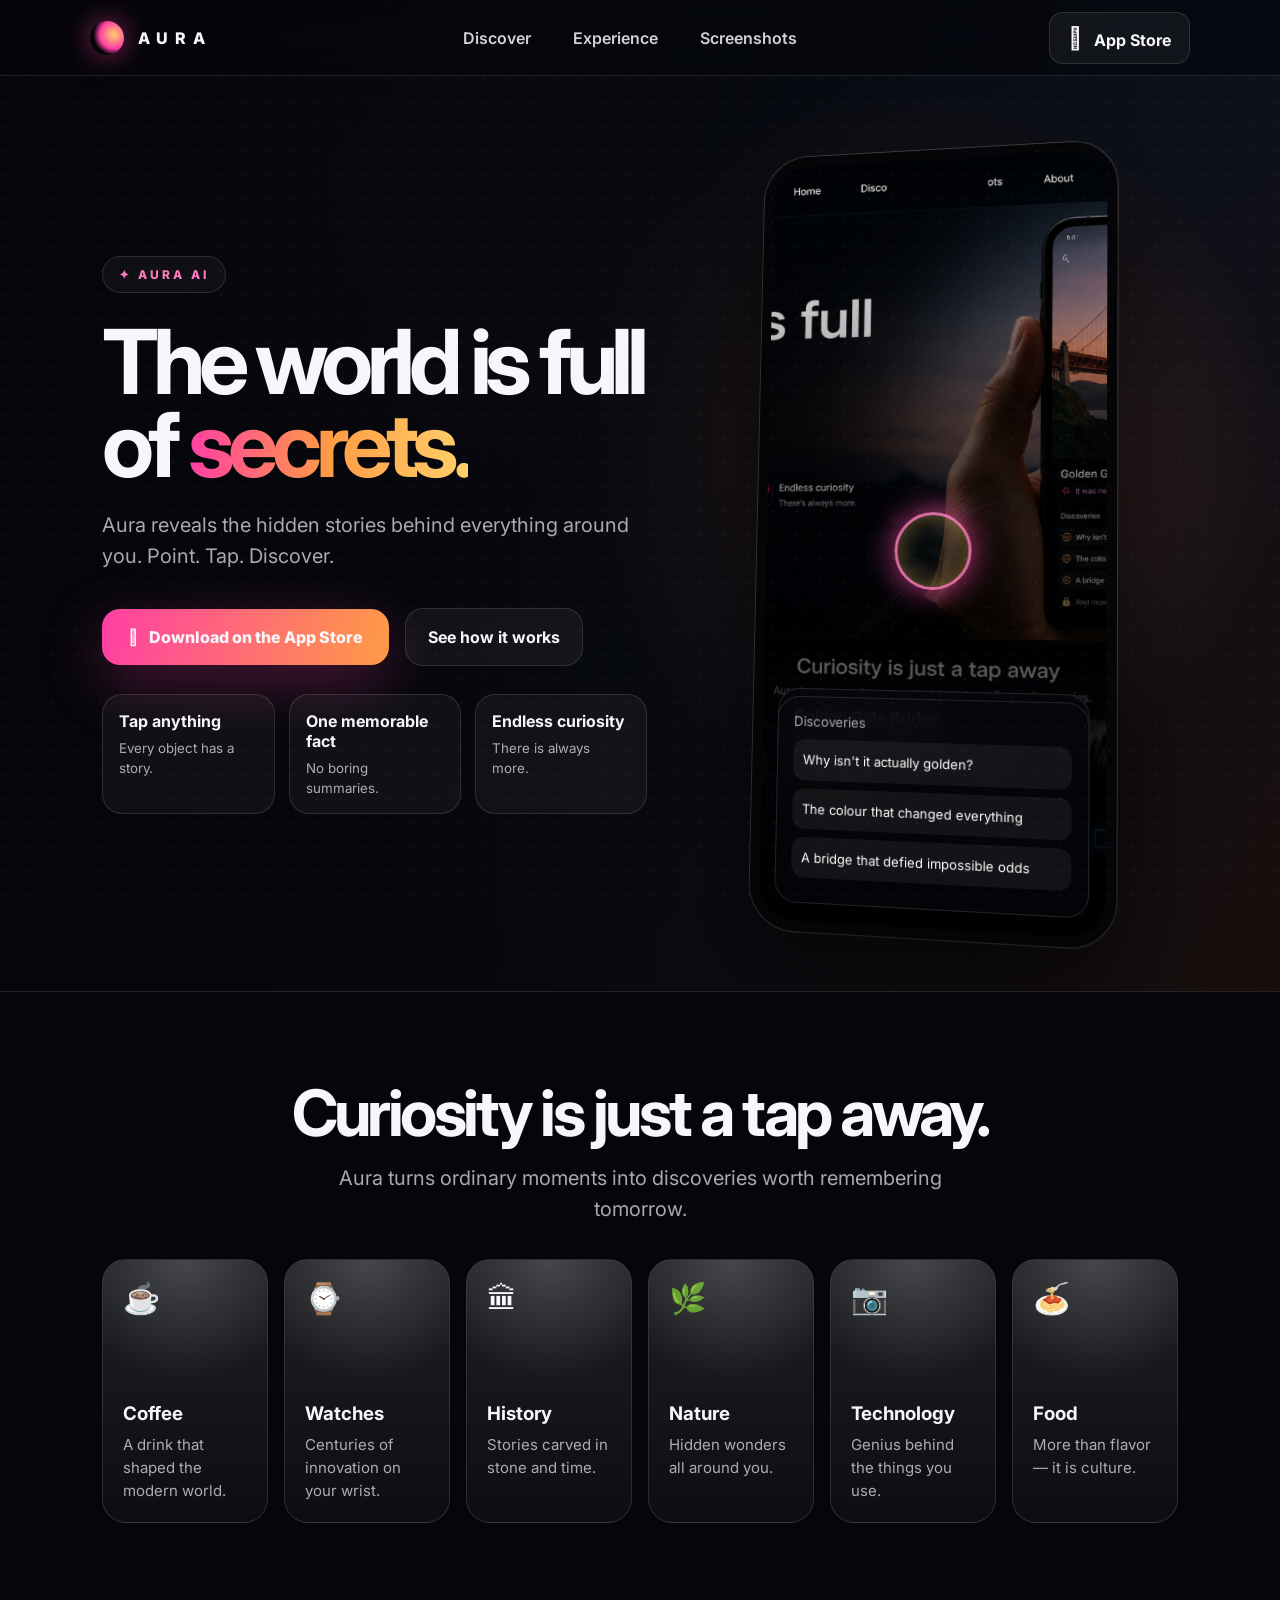
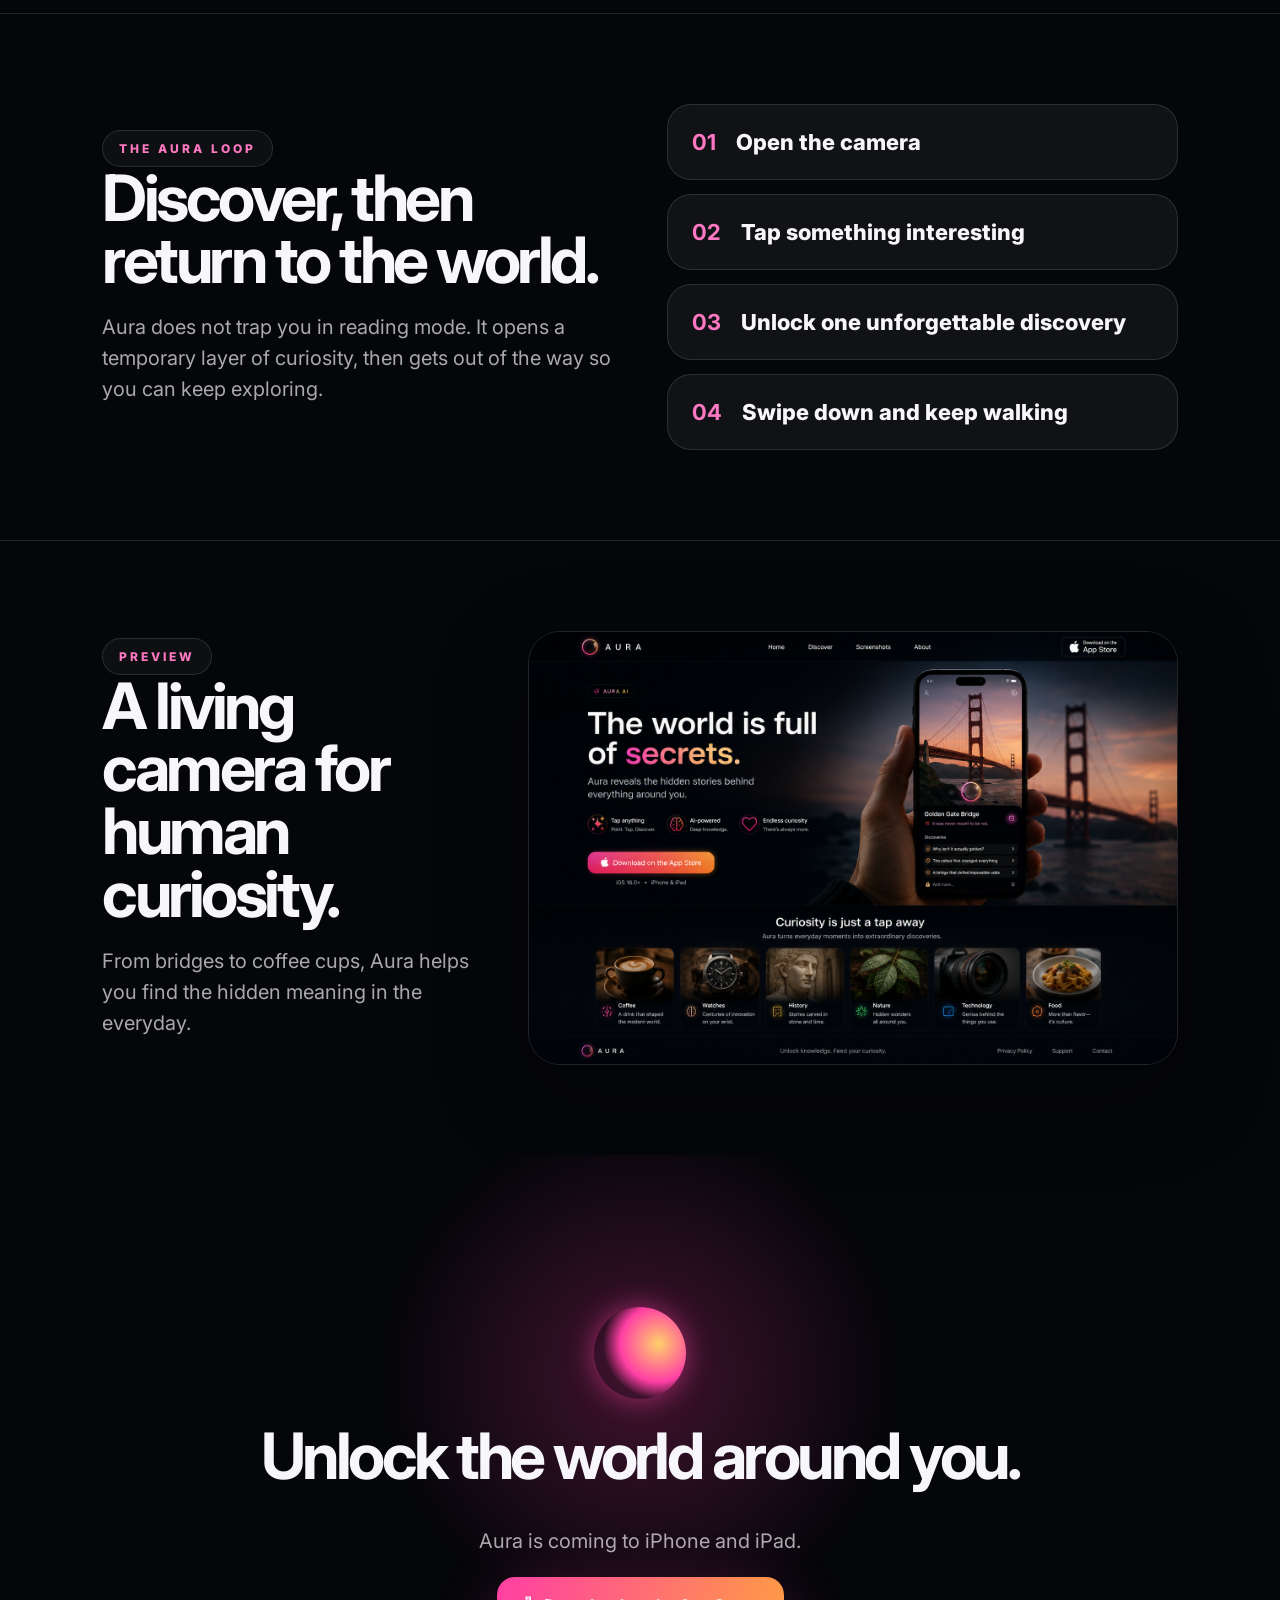
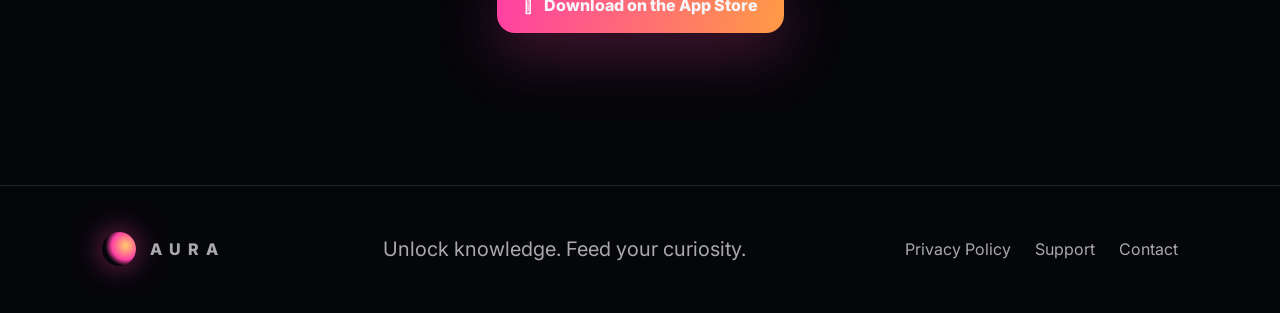
<file: index.html>
<!doctype html>
<html lang="en">
<head>
  <meta charset="utf-8" />
  <meta name="viewport" content="width=device-width, initial-scale=1" />
  <title>Aura — The world is full of secrets</title>
  <meta name="description" content="Aura reveals the hidden stories behind everything around you. Tap anything. Discover something unforgettable." />
  <meta name="theme-color" content="#05060a" />
  <link rel="preconnect" href="https://fonts.googleapis.com">
  <link rel="preconnect" href="https://fonts.gstatic.com" crossorigin>
  <link href="https://fonts.googleapis.com/css2?family=Inter:wght@400;500;600;700;800;900&display=swap" rel="stylesheet">
  <link rel="stylesheet" href="style.css" />
</head>
<body>
  <div class="noise"></div>
  <div class="cursor-ring" aria-hidden="true"></div>

  <header class="site-header">
    <a class="brand" href="#top" aria-label="Aura home">
      <span class="brand-orb"></span>
      <span>AURA</span>
    </a>
    <nav>
      <a href="#discover">Discover</a>
      <a href="#experience">Experience</a>
      <a href="#screenshots">Screenshots</a>
    </nav>
    <a class="store-pill" href="#download" aria-label="Download on the App Store">
      <span class="apple"></span>
      <span>App Store</span>
    </a>
  </header>

  <main id="top">
    <section class="hero">
      <div class="hero-bg"></div>
      <div class="hero-copy reveal">
        <div class="eyebrow">✦ Aura AI</div>
        <h1>The world is full of <span>secrets.</span></h1>
        <p>Aura reveals the hidden stories behind everything around you. Point. Tap. Discover.</p>
        <div class="hero-actions">
          <a class="primary-btn" href="#download"><span></span> Download on the App Store</a>
          <a class="secondary-btn" href="#experience">See how it works</a>
        </div>
        <div class="proof-row">
          <div><strong>Tap anything</strong><small>Every object has a story.</small></div>
          <div><strong>One memorable fact</strong><small>No boring summaries.</small></div>
          <div><strong>Endless curiosity</strong><small>There is always more.</small></div>
        </div>
      </div>

      <div class="phone-stage reveal delay-1">
        <div class="phone">
          <div class="phone-speaker"></div>
          <div class="camera-scene bridge">
            <div class="scan-ring"></div>
            <div class="mini-card">
              <strong>Golden Gate Bridge</strong>
              <span>It was never meant to be red.</span>
            </div>
            <div class="explorer-card">
              <small>Discoveries</small>
              <p>Why isn't it actually golden?</p>
              <p>The colour that changed everything</p>
              <p>A bridge that defied impossible odds</p>
            </div>
          </div>
        </div>
      </div>
    </section>

    <section id="discover" class="section intro reveal">
      <h2>Curiosity is just a tap away.</h2>
      <p>Aura turns ordinary moments into discoveries worth remembering tomorrow.</p>
      <div class="discovery-grid">
        <article class="discovery-card coffee"><span>☕</span><h3>Coffee</h3><p>A drink that shaped the modern world.</p></article>
        <article class="discovery-card watch"><span>⌚</span><h3>Watches</h3><p>Centuries of innovation on your wrist.</p></article>
        <article class="discovery-card history"><span>🏛</span><h3>History</h3><p>Stories carved in stone and time.</p></article>
        <article class="discovery-card nature"><span>🌿</span><h3>Nature</h3><p>Hidden wonders all around you.</p></article>
        <article class="discovery-card tech"><span>📷</span><h3>Technology</h3><p>Genius behind the things you use.</p></article>
        <article class="discovery-card food"><span>🍝</span><h3>Food</h3><p>More than flavor — it is culture.</p></article>
      </div>
    </section>

    <section id="experience" class="section split reveal">
      <div>
        <div class="eyebrow">The Aura loop</div>
        <h2>Discover, then return to the world.</h2>
        <p>Aura does not trap you in reading mode. It opens a temporary layer of curiosity, then gets out of the way so you can keep exploring.</p>
      </div>
      <div class="steps">
        <div><b>01</b><span>Open the camera</span></div>
        <div><b>02</b><span>Tap something interesting</span></div>
        <div><b>03</b><span>Unlock one unforgettable discovery</span></div>
        <div><b>04</b><span>Swipe down and keep walking</span></div>
      </div>
    </section>

    <section id="screenshots" class="section showcase reveal">
      <div class="showcase-copy">
        <div class="eyebrow">Preview</div>
        <h2>A living camera for human curiosity.</h2>
        <p>From bridges to coffee cups, Aura helps you find the hidden meaning in the everyday.</p>
      </div>
      <img src="assets/aura-website-concept.png" alt="Aura website and app concept showing curiosity discoveries" />
    </section>

    <section id="download" class="download reveal">
      <div class="big-orb"></div>
      <h2>Unlock the world around you.</h2>
      <p>Aura is coming to iPhone and iPad.</p>
      <a class="primary-btn" href="#"><span></span> Download on the App Store</a>
    </section>
  </main>

  <footer>
    <a class="brand" href="#top"><span class="brand-orb"></span><span>AURA</span></a>
    <p>Unlock knowledge. Feed your curiosity.</p>
    <div>
      <a href="privacy.html">Privacy Policy</a>
      <a href="support.html">Support</a>
      <a href="mailto:support@auraworld.app">Contact</a>
    </div>
  </footer>

  <script src="script.js"></script>
</body>
</html>
</file>
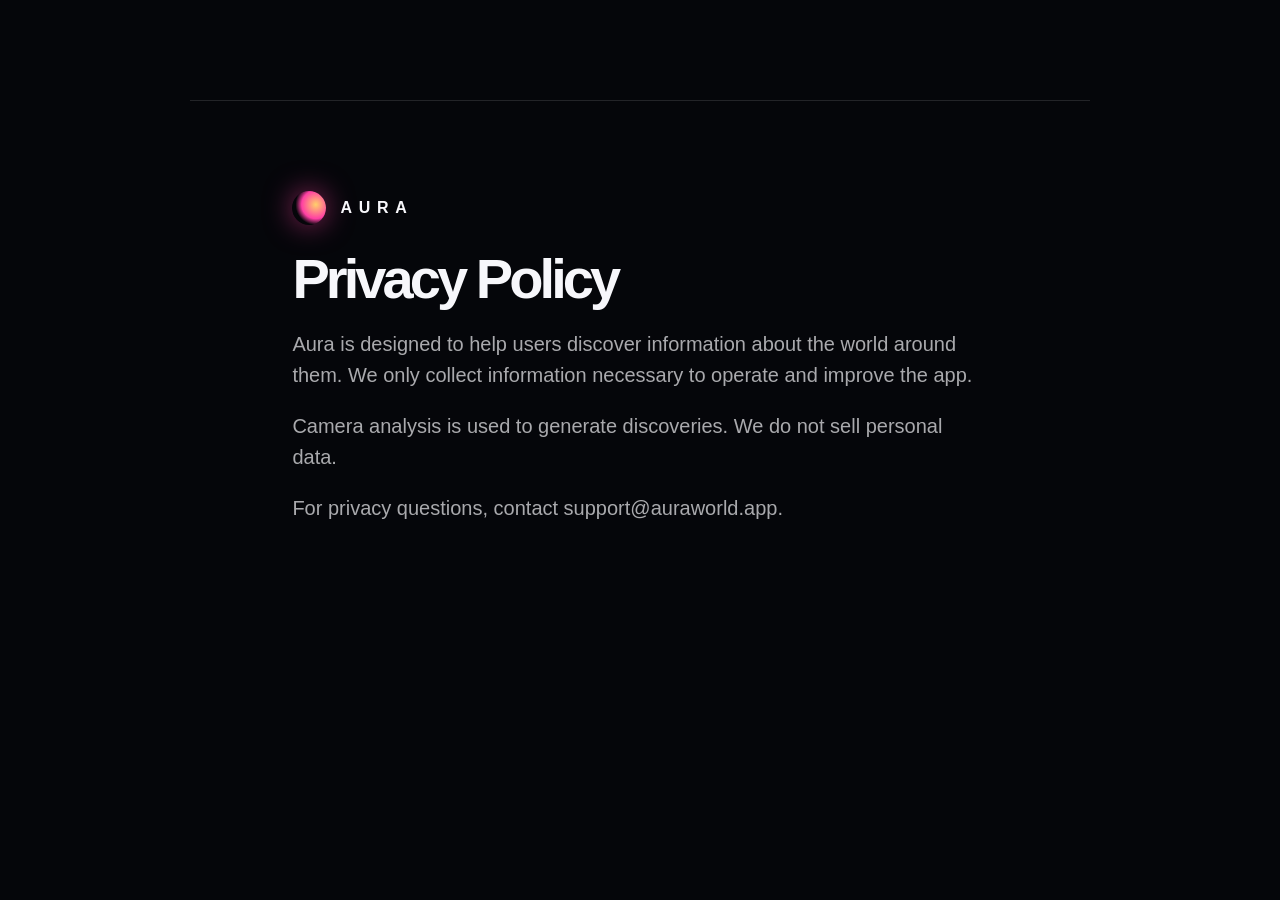
<file: privacy.html>
<!doctype html><html lang="en"><head><meta charset="utf-8"><meta name="viewport" content="width=device-width, initial-scale=1"><title>Privacy Policy — Aura</title><link rel="stylesheet" href="style.css"></head><body><main class="section" style="max-width:900px;margin:100px auto"><a class="brand" href="index.html"><span class="brand-orb"></span><span>AURA</span></a><h1 style="font-size:56px">Privacy Policy</h1><p>Aura is designed to help users discover information about the world around them. We only collect information necessary to operate and improve the app.</p><p>Camera analysis is used to generate discoveries. We do not sell personal data.</p><p>For privacy questions, contact support@auraworld.app.</p></main></body></html>
</file>
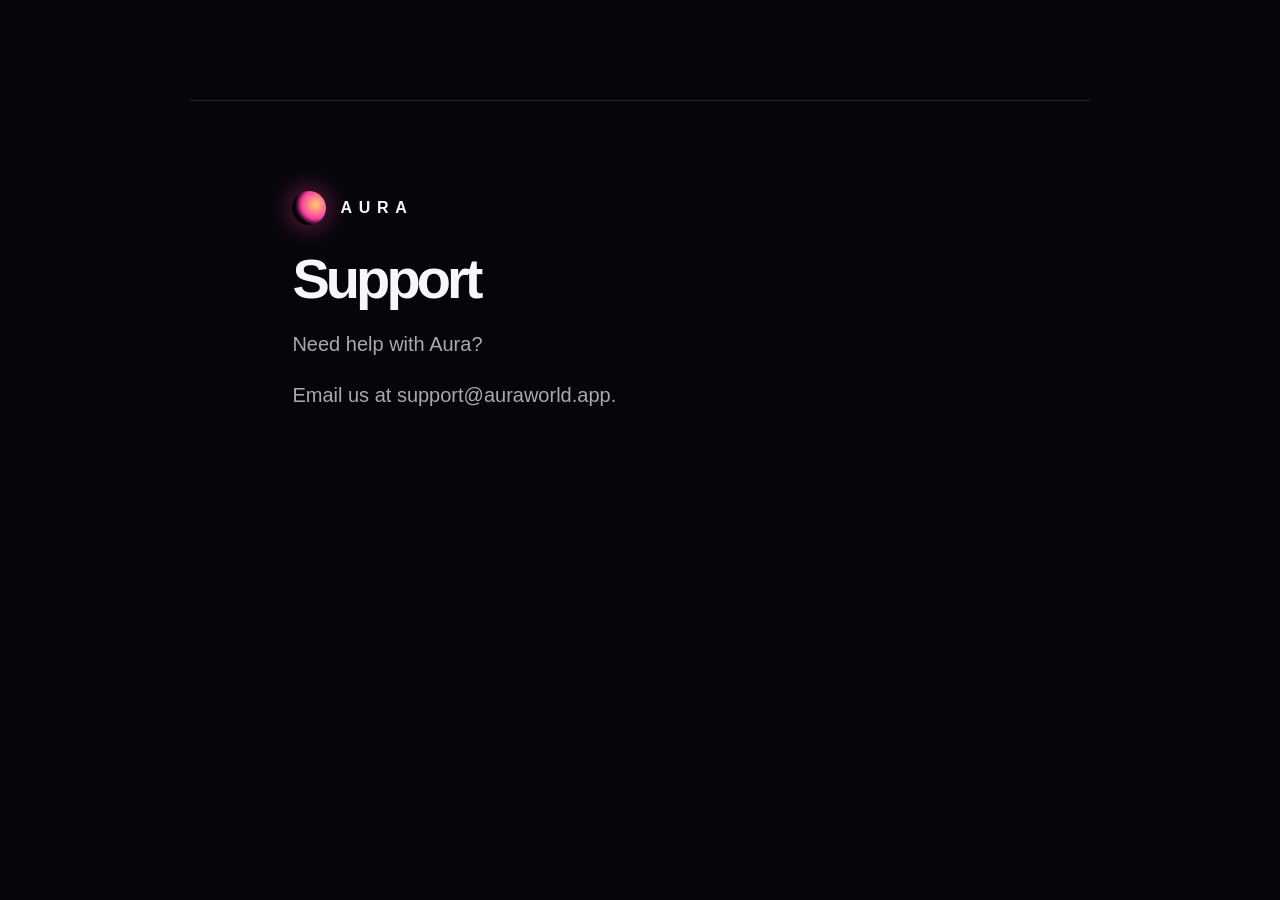
<file: support.html>
<!doctype html><html lang="en"><head><meta charset="utf-8"><meta name="viewport" content="width=device-width, initial-scale=1"><title>Support — Aura</title><link rel="stylesheet" href="style.css"></head><body><main class="section" style="max-width:900px;margin:100px auto"><a class="brand" href="index.html"><span class="brand-orb"></span><span>AURA</span></a><h1 style="font-size:56px">Support</h1><p>Need help with Aura?</p><p>Email us at <a href="mailto:support@auraworld.app">support@auraworld.app</a>.</p></main></body></html>
</file>
<file: style.css>
:root {
  --bg: #05060a;
  --panel: rgba(255,255,255,.07);
  --line: rgba(255,255,255,.12);
  --text: #f7f7fb;
  --muted: rgba(247,247,251,.68);
  --pink: #ff3fa4;
  --orange: #ff9b45;
  --gold: #ffd06a;
  --blue: #4db7ff;
}
* { box-sizing: border-box; }
html { scroll-behavior: smooth; }
body {
  margin: 0;
  font-family: Inter, -apple-system, BlinkMacSystemFont, "SF Pro Display", sans-serif;
  background: var(--bg);
  color: var(--text);
  overflow-x: hidden;
}
a { color: inherit; text-decoration: none; }
.noise {
  position: fixed; inset: 0; pointer-events: none; opacity: .05; z-index: 2;
  background-image: radial-gradient(circle at 20% 30%, white 0 1px, transparent 1px);
  background-size: 24px 24px;
}
.cursor-ring {
  position: fixed; width: 34px; height: 34px; border-radius: 50%; pointer-events: none; z-index: 40;
  border: 1px solid rgba(255, 90, 170, .7);
  box-shadow: 0 0 26px rgba(255, 63, 164, .45), inset 0 0 12px rgba(255, 208, 106, .35);
  transform: translate(-50%, -50%); opacity: 0; transition: opacity .25s ease, transform .12s ease;
}
.site-header {
  position: fixed; top: 0; left: 0; right: 0; z-index: 30;
  height: 76px; display: flex; align-items: center; justify-content: space-between;
  padding: 0 clamp(22px, 7vw, 92px);
  background: rgba(5, 6, 10, .55); backdrop-filter: blur(22px);
  border-bottom: 1px solid var(--line);
}
.brand { display: flex; align-items: center; gap: 14px; font-weight: 800; letter-spacing: .42em; }
.brand-orb, .big-orb {
  display: inline-block; border-radius: 50%;
  background: radial-gradient(circle at 70% 40%, var(--gold), var(--pink) 45%, transparent 65%);
  box-shadow: 0 0 28px rgba(255, 63, 164, .55);
}
.brand-orb { width: 34px; height: 34px; }
nav { display: flex; gap: 42px; color: rgba(255,255,255,.82); font-weight: 600; }
.store-pill { border: 1px solid var(--line); padding: 12px 18px; border-radius: 14px; background: rgba(255,255,255,.05); font-weight: 700; }
.apple { font-size: 22px; margin-right: 8px; }
.hero {
  min-height: 100vh; padding: 140px clamp(22px, 8vw, 110px) 60px;
  display: grid; grid-template-columns: 1fr .9fr; align-items: center; gap: 40px; position: relative; overflow: hidden;
}
.hero-bg {
  position: absolute; inset: 0; z-index: -1;
  background:
    linear-gradient(90deg, #05060a 0%, rgba(5,6,10,.9) 34%, rgba(5,6,10,.35) 100%),
    radial-gradient(circle at 72% 45%, rgba(255,126,71,.38), transparent 34%),
    radial-gradient(circle at 26% 18%, rgba(255,63,164,.22), transparent 30%),
    linear-gradient(135deg, #05060a, #111727 55%, #25130e);
}
.eyebrow { display: inline-flex; align-items: center; gap: 9px; padding: 10px 16px; border: 1px solid var(--line); border-radius: 999px; color: #ff78c2; text-transform: uppercase; letter-spacing: .25em; font-size: 12px; font-weight: 800; background: rgba(255,255,255,.04); }
h1 { font-size: clamp(54px, 7vw, 112px); line-height: .92; letter-spacing: -.07em; margin: 28px 0 24px; max-width: 780px; }
h1 span, h2 span { background: linear-gradient(90deg, var(--pink), var(--orange), var(--gold)); -webkit-background-clip: text; color: transparent; }
p { color: var(--muted); font-size: 20px; line-height: 1.55; }
.hero-copy > p { max-width: 560px; }
.hero-actions { display: flex; align-items: center; gap: 16px; margin: 36px 0 28px; flex-wrap: wrap; }
.primary-btn { display: inline-flex; align-items: center; justify-content: center; gap: 10px; padding: 18px 26px; border-radius: 18px; background: linear-gradient(100deg, var(--pink), var(--orange)); font-weight: 800; box-shadow: 0 18px 60px rgba(255, 63, 164, .28); }
.secondary-btn { padding: 18px 22px; border-radius: 18px; border: 1px solid var(--line); background: rgba(255,255,255,.05); font-weight: 700; }
.proof-row { display: grid; grid-template-columns: repeat(3, minmax(130px, 1fr)); gap: 14px; max-width: 700px; }
.proof-row div { padding: 16px; border: 1px solid var(--line); border-radius: 20px; background: rgba(255,255,255,.045); }
.proof-row strong { display:block; margin-bottom: 6px; } small { color: var(--muted); }
.phone-stage { display:flex; justify-content:center; perspective: 1200px; }
.phone { width: min(365px, 82vw); aspect-ratio: 9/19.5; border: 10px solid #050507; border-radius: 46px; background: #111; box-shadow: 0 35px 100px rgba(0,0,0,.65), 0 0 0 1px rgba(255,255,255,.22); overflow: hidden; position: relative; transform: rotateY(-10deg) rotateX(4deg); }
.phone-speaker { position:absolute; top:14px; left:50%; transform:translateX(-50%); width:105px; height:30px; background:#030307; border-radius:20px; z-index:3; }
.camera-scene { position:absolute; inset:0; background-size: cover; background-position:center; }
.bridge { background-image: linear-gradient(to bottom, rgba(0,0,0,.05), rgba(0,0,0,.92)), url('assets/aura-website-concept.png'); }
.scan-ring { position:absolute; left:50%; top:52%; width:78px; height:78px; border-radius:50%; transform:translate(-50%,-50%); border: 3px solid rgba(255,129,188,.85); box-shadow: 0 0 32px rgba(255,63,164,.75), inset 0 0 24px rgba(255,208,106,.4); animation: pulse 2.2s infinite; }
.mini-card, .explorer-card { position:absolute; left:16px; right:16px; background:rgba(5,6,10,.82); backdrop-filter:blur(20px); border:1px solid rgba(255,255,255,.12); border-radius:22px; padding:16px; }
.mini-card { bottom:155px; } .mini-card strong, .mini-card span { display:block; } .mini-card span { color:#ff7dc0; margin-top:6px; font-size:13px; }
.explorer-card { bottom:18px; } .explorer-card small { display:block; margin-bottom:10px; } .explorer-card p { font-size:13px; margin:8px 0; padding:10px; border-radius:12px; background:rgba(255,255,255,.06); color:white; }
.section { padding: 90px clamp(22px, 8vw, 110px); border-top: 1px solid var(--line); }
.intro { text-align:center; } h2 { font-size: clamp(38px, 5vw, 72px); line-height: .98; letter-spacing: -.055em; margin: 0 0 18px; } .intro > p { margin: 0 auto 34px; max-width: 620px; }
.discovery-grid { display:grid; grid-template-columns: repeat(6, 1fr); gap:16px; margin-top:30px; }
.discovery-card { min-height: 230px; text-align:left; padding:20px; border-radius:24px; border:1px solid var(--line); background: linear-gradient(to bottom, rgba(255,255,255,.1), rgba(255,255,255,.035)); position:relative; overflow:hidden; }
.discovery-card::before { content:""; position:absolute; inset:0; background: radial-gradient(circle at 50% 0%, rgba(255,255,255,.18), transparent 45%); }
.discovery-card span { font-size:30px; } .discovery-card h3 { margin:86px 0 8px; } .discovery-card p { font-size:15px; margin:0; }
.split { display:grid; grid-template-columns: 1fr 1fr; gap:54px; align-items:center; }
.steps { display:grid; gap:14px; }
.steps div { display:flex; align-items:center; gap:20px; padding:24px; border:1px solid var(--line); background:rgba(255,255,255,.05); border-radius:24px; font-size:22px; font-weight:800; } .steps b { color:#ff78c2; }
.showcase { display:grid; grid-template-columns:.75fr 1.25fr; align-items:center; gap:36px; } .showcase img { width:100%; border-radius:32px; border:1px solid var(--line); box-shadow:0 28px 90px rgba(0,0,0,.45); }
.download { min-height: 70vh; display:flex; flex-direction:column; align-items:center; justify-content:center; text-align:center; padding:90px 24px; background: radial-gradient(circle at 50% 35%, rgba(255,63,164,.24), transparent 34%); }
.big-orb { width:92px; height:92px; margin-bottom:26px; }
footer { display:flex; align-items:center; justify-content:space-between; gap:20px; padding:28px clamp(22px, 8vw, 110px); border-top:1px solid var(--line); color:var(--muted); flex-wrap:wrap; }
footer div { display:flex; gap:24px; }
.reveal { opacity:0; transform: translateY(24px); transition: opacity .8s ease, transform .8s ease; } .reveal.visible { opacity:1; transform: translateY(0); } .delay-1 { transition-delay: .15s; }
@keyframes pulse { 0%,100% { transform:translate(-50%,-50%) scale(.95); } 50% { transform:translate(-50%,-50%) scale(1.08); } }
@media (max-width: 960px) { nav { display:none; } .hero, .split, .showcase { grid-template-columns:1fr; } .phone { transform:none; } .discovery-grid { grid-template-columns: repeat(2, 1fr); } .proof-row { grid-template-columns:1fr; } }
@media (max-width: 560px) { .site-header { height:66px; } .store-pill { display:none; } .hero { padding-top:110px; } .discovery-grid { grid-template-columns:1fr; } h1 { font-size:58px; } footer { align-items:flex-start; flex-direction:column; } }
</file>
